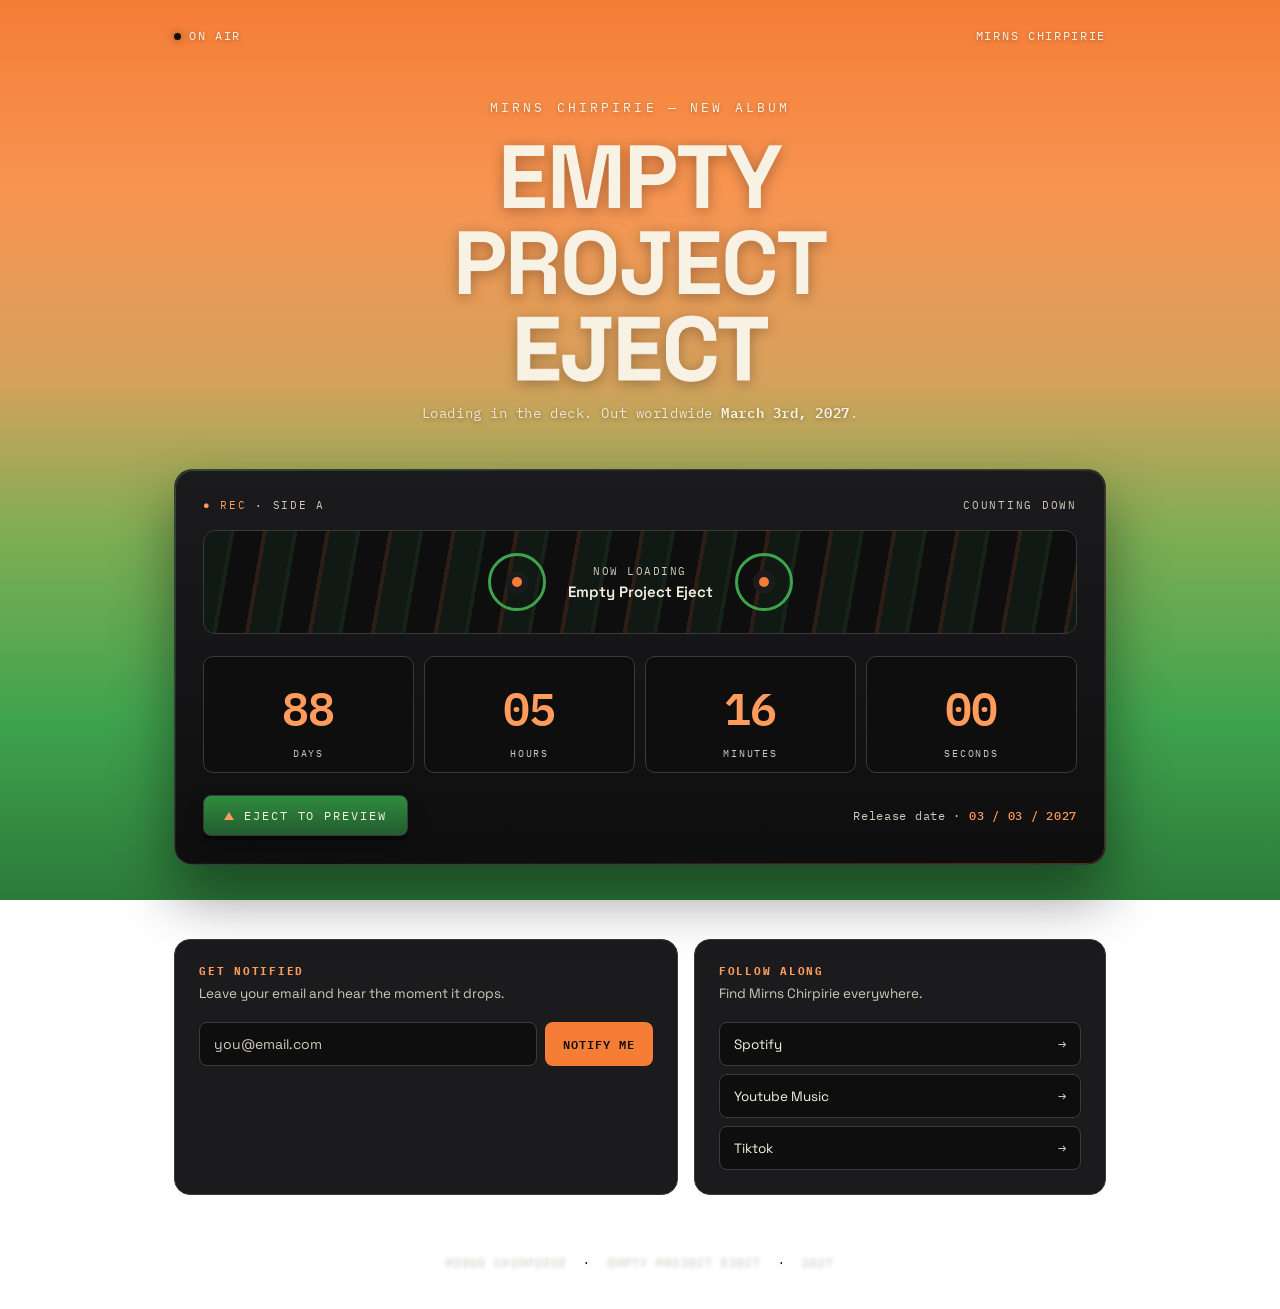
<file: WebSite/index.html>
<!DOCTYPE html>
<html lang="en">
<head>
<meta charset="UTF-8">
<meta name="viewport" content="width=device-width, initial-scale=1.0">
<title>Empty Project Eject</title>
<link rel="preconnect" href="https://fonts.googleapis.com">
<link rel="preconnect" href="https://fonts.gstatic.com" crossorigin>
<link href="https://fonts.googleapis.com/css2?family=Space+Grotesk:wght@400;500;600;700&family=IBM+Plex+Mono:wght@400;500;600&display=swap" rel="stylesheet">
<link rel="stylesheet" href="style.css"></head>
<body>
 
<header class="top">
  <span><span class="dot"></span>On air</span>
  <span>Mirns Chirpirie</span>
</header>
 
<main class="wrap">
  <section class="hero">
    <p class="eyebrow">Mirns Chirpirie — New Album</p>
    <h1 class="title">
      <span class="accent">Empty</span>
      <span>Project</span>
      <span class="eject">Eject</span>
    </h1>
    <p class="subline">Loading in the deck. Out worldwide <b>March 3rd, 2027</b>.</p>
 
    <div class="deck">
      <div class="deck-label">
        <span><span class="rec">● REC</span> · SIDE A</span>
        <span id="statusText">COUNTING DOWN</span>
      </div>
 
      <div class="cassette">
        <div class="reel"></div>
        <div class="cassette-mid">
          Now Loading
          <div class="album-name">Empty Project Eject</div>
        </div>
        <div class="reel"></div>
      </div>
 
      <div class="countdown" id="countdown">
        <div class="unit"><div class="num" id="days">00</div><div class="lbl">Days</div></div>
        <div class="unit"><div class="num" id="hours">00</div><div class="lbl">Hours</div></div>
        <div class="unit"><div class="num" id="minutes">00</div><div class="lbl">Minutes</div></div>
        <div class="unit"><div class="num" id="seconds">00</div><div class="lbl">Seconds</div></div>
      </div>
 
      <div class="eject-row">
        <button class="eject-btn" id="ejectBtn" aria-expanded="false" aria-controls="tray">
          <span class="tri"></span> Eject to preview
        </button>
        <div class="release-date">Release date · <b>03 / 03 / 2027</b></div>
      </div>
 
      <div class="tray" id="tray">
        <div class="tray-inner">
          <div class="cover" aria-hidden="true">
            <img src="images/EmptyProjectEjectCover.png" alt="Empty Project Eject cover">
          </div>
          <div class="tray-text">
            <b>Empty Project Eject</b><br>
            A full-length album from Mirns Chirpirie.<br>
            Cover art loading # Don't eject it once it's playing or it will break.
          </div>
        </div>
      </div>
    </div>
  </section>
 
  <section class="panel-section">
    <div class="card">
      <h2>Get notified</h2>
      <p class="desc">Leave your email and hear the moment it drops.</p>
      <form class="signup" id="signupForm">
        <input type="email" id="emailInput" placeholder="you@email.com" required>
        <button type="submit">Notify me</button>
      </form>
      <p class="signup-msg" id="signupMsg"></p>
    </div>
 
    <div class="card">
      <h2>Follow along</h2>
      <p class="desc">Find Mirns Chirpirie everywhere.</p>
      <div class="channels">
        <a class="channel" href="https://open.spotify.com/user/31itjprcreduzjnx7qk6cvoizsmy?si=wGexdcHWToin1cRvNpKsDg" target="_blank" rel="noopener">Spotify <span class="arrow">→</span></a>
        <a class="channel" href="https://youtube.com/@chirpirie?si=a2H1fCqAmaIqC2Zf" target="_blank" rel="noopener">Youtube Music <span class="arrow">→</span></a>
        <a class="channel" href="https://www.tiktok.com/@chirpirie?_r=1&_t=ZN-97ff3UgrOY2" target="_blank" rel="noopener">Tiktok <span class="arrow">→</span></a>
      </div>
    </div>
  </section>
 
  <footer>
    Mirns Chirpirie <span class="sep">·</span> Empty Project Eject <span class="sep">·</span> 2027
  </footer>
</main>
 
<script>
  // ---- Countdown ----
  var releaseDate = new Date("2027-03-03T00:00:00");
 
  function pad(n){ return String(n).padStart(2,"0"); }
 
  function updateCountdown(){
    var now = new Date();
    var diff = releaseDate - now;
 
    var daysEl = document.getElementById("days");
    var hoursEl = document.getElementById("hours");
    var minsEl = document.getElementById("minutes");
    var secsEl = document.getElementById("seconds");
    var statusText = document.getElementById("statusText");
 
    if(diff <= 0){
      daysEl.textContent = "00";
      hoursEl.textContent = "00";
      minsEl.textContent = "00";
      secsEl.textContent = "00";
      statusText.textContent = "OUT NOW";
      return;
    }
 
    var totalSeconds = Math.floor(diff / 1000);
    var days = Math.floor(totalSeconds / 86400);
    var hours = Math.floor((totalSeconds % 86400) / 3600);
    var minutes = Math.floor((totalSeconds % 3600) / 60);
    var seconds = totalSeconds % 60;
 
    daysEl.textContent = pad(days);
    hoursEl.textContent = pad(hours);
    minsEl.textContent = pad(minutes);
    secsEl.textContent = pad(seconds);
  }
 
  updateCountdown();
  setInterval(updateCountdown, 1000);
 
  // ---- Eject tray toggle ----
  var ejectBtn = document.getElementById("ejectBtn");
  var tray = document.getElementById("tray");
  ejectBtn.addEventListener("click", function(){
    var isOpen = tray.classList.toggle("open");
    ejectBtn.setAttribute("aria-expanded", isOpen ? "true" : "false");
    ejectBtn.innerHTML = isOpen
      ? '<span class="tri" style="transform:rotate(180deg)"></span> Load tape back in'
      : '<span class="tri"></span> Eject to preview';
  });
 
  // ---- Email signup (front-end only) ----
  var form = document.getElementById("signupForm");
  var msg = document.getElementById("signupMsg");
  form.addEventListener("submit", function(e){
    e.preventDefault();
    var email = document.getElementById("emailInput").value.trim();
    if(email){
      msg.textContent = "âś“ You're on the list â€” we'll ping you on release day.";
      form.reset();
    }
  });
</script>
 
</body>
</html>
</file>
<file: WebSite/style.css>
:root{
  --bg-deep: #0e0e0f;
  --panel: #1b1b1d;
  --panel-line: #3a3a3d;
  --green: #3fa34d;
  --green-dim: #2f8c3d;
  --green-deep: #235c30;
  --orange: #F57D36;
  --orange-bright: #ff9c5c;
  --paper: #f7f2e4;
  --paper-dim: #cfc9b8;
  --shadow: rgba(0,0,0,0.45);
}

*{ box-sizing:border-box; }
html{ scroll-behavior:smooth; }

body{
  margin:0;
  background: linear-gradient(180deg,
    #F57D36 0%,
    #F79552 22%,
    #d6a15c 42%,
    #7cae54 60%,
    #3fa34d 80%,
    #2c7a3a 100%);
  background-attachment: fixed;
  color: var(--paper);
  font-family: 'Space Grotesk', sans-serif;
  -webkit-font-smoothing: antialiased;
  overflow-x:hidden;
}

@media (prefers-reduced-motion: reduce){
  *{ animation-duration:0.001ms !important; animation-iteration-count:1 !important; transition-duration:0.001ms !important; }
}

a{ color:inherit; }

/* ---------- layout shell ---------- */
.wrap{
  max-width: 980px;
  margin: 0 auto;
  padding: 0 24px;
}

header.top{
  padding: 28px 24px 0;
  max-width: 980px;
  margin: 0 auto;
  display:flex;
  justify-content:space-between;
  align-items:center;
  font-family: 'IBM Plex Mono', monospace;
  font-size: 12px;
  letter-spacing: 0.14em;
  text-transform: uppercase;
  color: var(--paper);
  text-shadow: 0 1px 4px rgba(0,0,0,0.35);
}
header.top .dot{
  display:inline-block;
  width:7px; height:7px;
  border-radius:50%;
  background: var(--bg-deep);
  margin-right:8px;
  box-shadow: 0 0 8px rgba(0,0,0,0.5);
  animation: blink 2.6s ease-in-out infinite;
}
@keyframes blink{ 0%,100%{opacity:1;} 50%{opacity:0.25;} }

/* ---------- hero ---------- */
.hero{
  padding: 56px 0 20px;
  text-align:center;
}
.eyebrow{
  font-family:'IBM Plex Mono', monospace;
  font-size: 13px;
  letter-spacing: 0.24em;
  text-transform: uppercase;
  color: var(--paper);
  text-shadow: 0 1px 4px rgba(0,0,0,0.3);
  margin: 0 0 18px;
}
h1.title{
  font-family:'Space Grotesk', sans-serif;
  font-weight: 700;
  font-size: clamp(2.6rem, 8vw, 5.6rem);
  line-height: 0.96;
  letter-spacing: -0.02em;
  margin: 0 0 8px;
  text-transform: uppercase;
  color: var(--paper);
  text-shadow: 0 3px 14px rgba(0,0,0,0.3);
}
h1.title span{ display:block; }
h1.title .accent{ color: var(--paper); }
h1.title .eject{ color: var(--paper); -webkit-text-stroke: 1px var(--paper); }

.subline{
  font-family:'IBM Plex Mono', monospace;
  font-size: 14px;
  color: rgba(247,242,228,0.85);
  text-shadow: 0 1px 4px rgba(0,0,0,0.3);
  letter-spacing: 0.04em;
  margin: 0 0 46px;
}
.subline b{ color: var(--paper); font-weight:600; }

/* ---------- tape deck ---------- */
.deck{
  background: linear-gradient(180deg, var(--panel), var(--bg-deep));
  border: 1px solid var(--panel-line);
  border-radius: 18px;
  padding: 28px;
  box-shadow: 0 30px 60px var(--shadow), inset 0 1px 0 rgba(255,255,255,0.03);
  position: relative;
}
.deck::before{
  content:"";
  position:absolute; inset:0;
  border-radius: 18px;
  padding:1px;
  background: linear-gradient(135deg, rgba(63,163,77,0.4), transparent 40%, rgba(245,125,54,0.3));
  -webkit-mask: linear-gradient(#000 0 0) content-box, linear-gradient(#000 0 0);
  -webkit-mask-composite: xor;
  mask-composite: exclude;
  pointer-events:none;
}

.deck-label{
  display:flex;
  justify-content:space-between;
  align-items:center;
  font-family:'IBM Plex Mono', monospace;
  font-size:11px;
  letter-spacing:0.16em;
  text-transform:uppercase;
  color: var(--paper-dim);
  margin-bottom: 18px;
}
.deck-label .rec{ color: var(--orange-bright); }

/* cassette window */
.cassette{
  background: var(--bg-deep);
  border: 1px solid var(--panel-line);
  border-radius: 12px;
  padding: 22px 18px;
  display:flex;
  align-items:center;
  justify-content:center;
  gap: 22px;
  margin-bottom: 22px;
  position:relative;
  overflow:hidden;
}
.cassette::after{
  content:"";
  position:absolute;
  inset:0;
  background: repeating-linear-gradient(
    100deg,
    var(--green-deep) 0px, var(--green-deep) 26px,
    var(--green) 26px, var(--green) 30px,
    var(--bg-deep) 30px, var(--bg-deep) 58px,
    var(--orange) 58px, var(--orange) 62px
  );
  opacity: 0.14;
}
.reel{
  width: 58px; height:58px;
  border-radius:50%;
  border: 3px solid var(--green);
  display:flex; align-items:center; justify-content:center;
  background: radial-gradient(circle at 50% 50%, var(--panel) 0 30%, transparent 31%);
  animation: spin 6s linear infinite;
  flex-shrink:0;
  z-index:1;
}
.reel::before{
  content:"";
  width: 10px; height:10px;
  border-radius:50%;
  background: var(--orange);
}
@keyframes spin{ to{ transform: rotate(360deg); } }

.cassette-mid{
  z-index:1;
  text-align:center;
  font-family:'IBM Plex Mono', monospace;
  color: var(--paper-dim);
  font-size: 11px;
  letter-spacing: 0.14em;
  text-transform:uppercase;
}
.cassette-mid .album-name{
  font-family:'Space Grotesk', sans-serif;
  color: var(--paper);
  font-size: 15px;
  font-weight:600;
  letter-spacing: 0;
  text-transform: none;
  margin-top: 4px;
}

/* countdown */
.countdown{
  display:grid;
  grid-template-columns: repeat(4, 1fr);
  gap: 10px;
}
.unit{
  background: var(--bg-deep);
  border: 1px solid var(--panel-line);
  border-radius: 10px;
  padding: 16px 6px 12px;
  text-align:center;
}
.unit .num{
  font-family:'IBM Plex Mono', monospace;
  font-weight: 600;
  font-size: clamp(1.8rem, 5vw, 2.8rem);
  color: var(--orange-bright);
  font-variant-numeric: tabular-nums;
  letter-spacing: -0.02em;
}
.unit .lbl{
  font-family:'IBM Plex Mono', monospace;
  font-size: 10px;
  letter-spacing: 0.18em;
  text-transform: uppercase;
  color: var(--paper-dim);
  margin-top: 6px;
}

/* eject button */
.eject-row{
  display:flex;
  align-items:center;
  justify-content:space-between;
  margin-top: 22px;
  gap: 16px;
  flex-wrap: wrap;
}
.eject-btn{
  font-family:'IBM Plex Mono', monospace;
  font-size: 12px;
  letter-spacing: 0.16em;
  text-transform: uppercase;
  color: var(--paper);
  background: linear-gradient(180deg, var(--green-dim), var(--green-deep));
  border: 1px solid var(--panel-line);
  border-radius: 8px;
  padding: 12px 20px;
  cursor: pointer;
  display:inline-flex;
  align-items:center;
  gap: 10px;
  transition: transform 0.15s ease, box-shadow 0.15s ease;
  box-shadow: 0 4px 0 rgba(0,0,0,0.35), 0 8px 18px rgba(0,0,0,0.3);
}
.eject-btn:hover{ transform: translateY(-1px); box-shadow: 0 5px 0 rgba(0,0,0,0.35), 0 10px 22px rgba(0,0,0,0.35); }
.eject-btn:active{ transform: translateY(3px); box-shadow: 0 1px 0 rgba(0,0,0,0.35); }
.eject-btn .tri{
  width:0; height:0;
  border-left:5px solid transparent;
  border-right:5px solid transparent;
  border-bottom:8px solid var(--orange-bright);
}

.release-date{
  font-family:'IBM Plex Mono', monospace;
  font-size: 12px;
  color: var(--paper-dim);
  letter-spacing: 0.06em;
}
.release-date b{ color: var(--orange-bright); font-weight:500; }

/* ejected tray reveal */
.tray{
  max-height: 0;
  overflow: hidden;
  transition: max-height 0.6s cubic-bezier(.2,.8,.2,1);
}
.tray.open{ max-height: 340px; }
.tray-inner{
  margin-top: 18px;
  display:flex;
  gap: 18px;
  align-items:center;
  padding-top: 18px;
  border-top: 1px dashed var(--panel-line);
  flex-wrap: wrap;
}
.cover{
  width: 128px; height:128px;
  border-radius: 10px;
  flex-shrink:0;
  position: relative;
  box-shadow: 0 14px 30px var(--shadow);
  overflow:hidden;
}
.cover img{
  width: 100%;
  height: 100%;
  display: block;
  object-fit: cover;
}
.cover::before,
.cover::after{
  display: none;
}
.tray-text{
  font-family:'IBM Plex Mono', monospace;
  font-size: 12.5px;
  color: var(--paper-dim);
  line-height: 1.6;
  max-width: 46ch;
}
.tray-text b{ color: var(--paper); }

/* ---------- signal panel (email + streaming) ---------- */
.panel-section{
  margin-top: 54px;
  display:grid;
  grid-template-columns: 1.1fr 0.9fr;
  gap: 16px;
}
@media (max-width: 680px){
  .panel-section{ grid-template-columns: 1fr; }
  .countdown{ grid-template-columns: repeat(2,1fr); gap: 10px; }
}

.card{
  background: var(--panel);
  border: 1px solid var(--panel-line);
  border-radius: 16px;
  padding: 24px;
}
.card h2{
  font-family:'IBM Plex Mono', monospace;
  font-size: 11px;
  letter-spacing: 0.16em;
  text-transform: uppercase;
  color: var(--orange-bright);
  margin: 0 0 6px;
}
.card p.desc{
  font-size: 13.5px;
  color: var(--paper-dim);
  margin: 0 0 18px;
  line-height:1.5;
}

.signup{
  display:flex;
  gap: 8px;
  flex-wrap: wrap;
}
.signup input[type="email"]{
  flex: 1 1 200px;
  background: var(--bg-deep);
  border: 1px solid var(--panel-line);
  border-radius: 8px;
  padding: 12px 14px;
  color: var(--paper);
  font-family:'Space Grotesk', sans-serif;
  font-size: 14px;
  outline:none;
}
.signup input[type="email"]::placeholder{ color: var(--paper-dim); }
.signup input[type="email"]:focus{ border-color: var(--orange); box-shadow: 0 0 0 3px rgba(201,103,58,0.18); }
.signup button{
  background: var(--orange);
  color: var(--bg-deep);
  border:none;
  border-radius: 8px;
  padding: 12px 18px;
  font-family:'IBM Plex Mono', monospace;
  font-weight: 600;
  font-size: 12px;
  letter-spacing: 0.08em;
  text-transform: uppercase;
  cursor:pointer;
  transition: background 0.15s ease, transform 0.15s ease;
}
.signup button:hover{ background: var(--orange-bright); transform: translateY(-1px); }
.signup-msg{
  font-family:'IBM Plex Mono', monospace;
  font-size: 12px;
  color: var(--green);
  margin: 10px 0 0;
  min-height: 14px;
}

.channels{
  display:flex;
  flex-direction:column;
  gap: 8px;
}
.channel{
  display:flex;
  align-items:center;
  justify-content:space-between;
  padding: 12px 14px;
  background: var(--bg-deep);
  border: 1px solid var(--panel-line);
  border-radius: 8px;
  text-decoration:none;
  font-size: 13.5px;
  color: var(--paper);
  transition: border-color 0.15s ease, transform 0.15s ease;
}
.channel:hover{ border-color: var(--green); transform: translateX(2px); }
.channel .arrow{ color: var(--paper-dim); font-family:'IBM Plex Mono', monospace; }

footer{
  margin: 60px 0 40px;
  text-align:center;
  font-family:'IBM Plex Mono', monospace;
  font-size: 11px;
  letter-spacing: 0.1em;
  color: var(--paper);
  text-shadow: 0 1px 4px rgba(0,0,0,0.3);
  text-transform: uppercase;
}
footer .sep{ color: var(--bg-deep); margin: 0 8px; }
</file>
